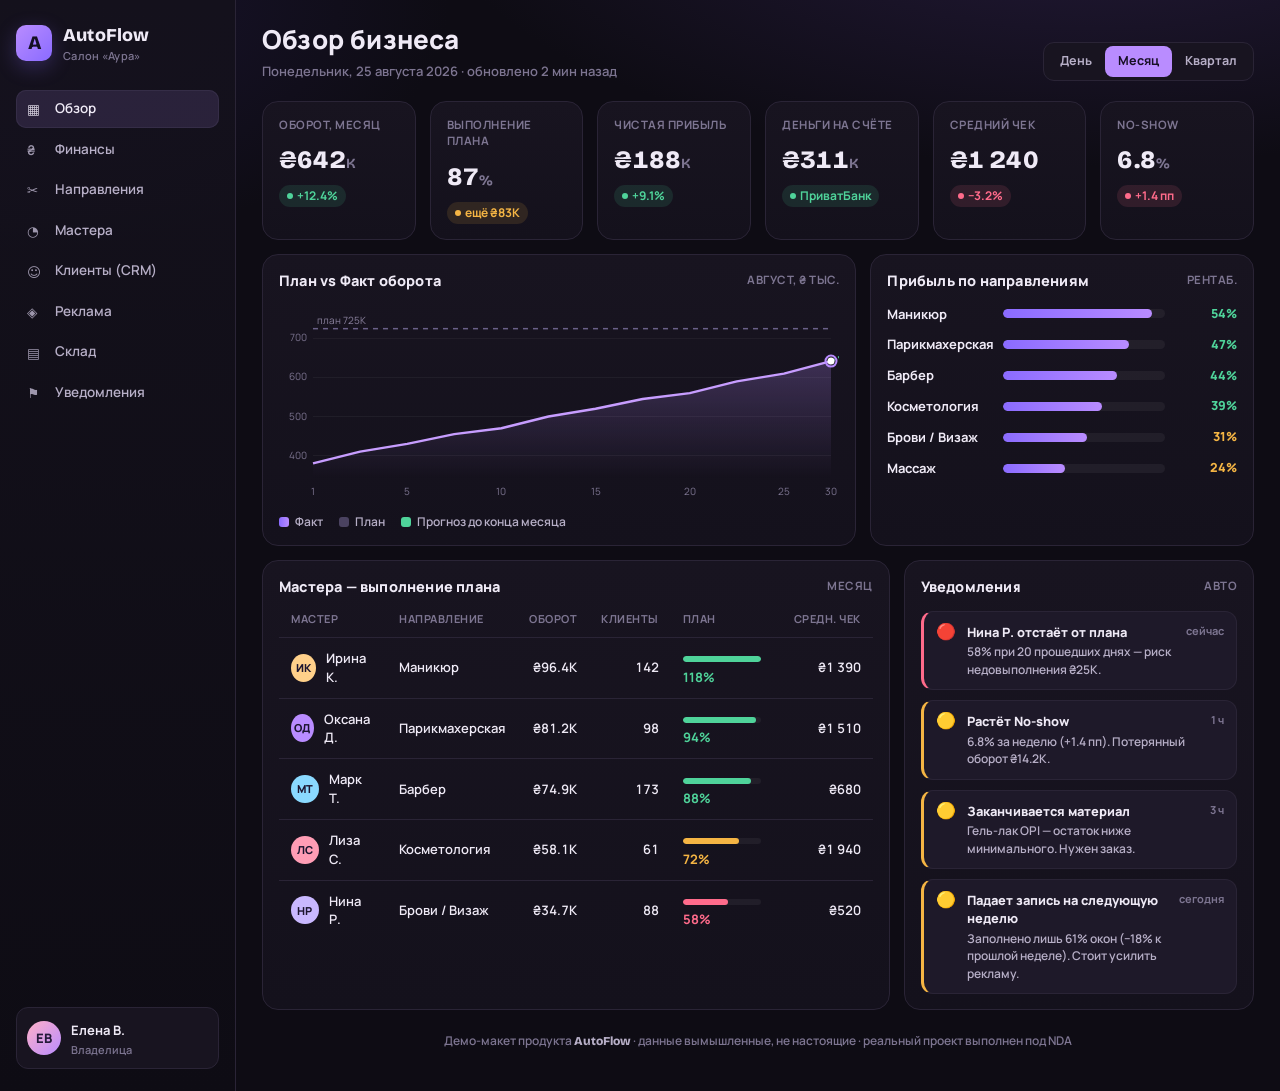
<file: public/demos/autoflow.html>
<!doctype html><html lang="ru"><head><meta charset="utf-8"><meta name="viewport" content="width=device-width,initial-scale=1"></head><body style="margin:0"><title>AutoFlow · Салон Аура</title>
<link rel="preconnect" href="https://fonts.googleapis.com">
<link rel="preconnect" href="https://fonts.gstatic.com" crossorigin>
<link rel="stylesheet" href="https://fonts.googleapis.com/css2?family=Bricolage+Grotesque:opsz,wght@12..96,500;12..96,700;12..96,800&family=Manrope:wght@400;500;600;700;800&display=swap">
<style>
  :root{
    --bg:#0e0c14; --bg2:#14111c; --panel:#181420; --panel2:#1e1929;
    --line:#2a2436; --line2:#352d47;
    --ink:#efeaf6; --ink2:#b7afc7; --ink3:#7d7591;
    --accent:#b98cff; --accent2:#8a6bff; --accentSoft:#b98cff22;
    --good:#4fd39a; --goodSoft:#4fd39a1f;
    --warn:#f5b544; --warnSoft:#f5b5441f;
    --bad:#ff6b8b; --badSoft:#ff6b8b1f;
    --r:16px;
    --font:"Manrope",system-ui,sans-serif;
    --display:"Bricolage Grotesque","Manrope",sans-serif;
  }
  *{box-sizing:border-box;margin:0;padding:0}
  html{-webkit-text-size-adjust:100%}
  body{
    background:
      radial-gradient(1200px 500px at 85% -10%, #241a3a 0%, transparent 55%),
      radial-gradient(900px 500px at 0% 0%, #1a1430 0%, transparent 50%),
      var(--bg);
    color:var(--ink); font-family:var(--font);
    font-feature-settings:"ss01","cv11"; line-height:1.45; min-height:100vh;
    -webkit-font-smoothing:antialiased;
  }
  .num{font-variant-numeric:tabular-nums}
  .app{display:grid;grid-template-columns:236px 1fr;min-height:100vh}

  .side{border-right:1px solid var(--line);background:linear-gradient(180deg,var(--bg2),transparent);padding:22px 16px;display:flex;flex-direction:column;gap:26px}
  .brand{display:flex;align-items:center;gap:11px}
  .logo{width:36px;height:36px;border-radius:10px;background:linear-gradient(135deg,var(--accent),var(--accent2));display:grid;place-items:center;font-family:var(--display);font-weight:800;color:#140f22;font-size:19px;box-shadow:0 6px 20px #8a6bff44}
  .brand b{font-family:var(--display);font-weight:800;font-size:18px;letter-spacing:.2px}
  .brand span{display:block;font-size:11px;color:var(--ink3);font-weight:600;letter-spacing:.3px}
  .nav{display:flex;flex-direction:column;gap:3px}
  .nav a{display:flex;align-items:center;gap:11px;padding:9px 11px;border-radius:10px;color:var(--ink2);text-decoration:none;font-size:13.5px;font-weight:600}
  .nav a .ic{width:17px;height:17px;opacity:.85}
  .nav a.active{background:var(--accentSoft);color:var(--ink);box-shadow:inset 0 0 0 1px var(--line2)}
  .nav a:hover:not(.active){background:#ffffff08;color:var(--ink)}
  .side .owner{margin-top:auto;display:flex;align-items:center;gap:10px;padding:10px;border-radius:12px;background:var(--panel);border:1px solid var(--line)}
  .ava{width:34px;height:34px;border-radius:50%;background:linear-gradient(135deg,#ffb0c8,#b98cff);display:grid;place-items:center;font-weight:800;color:#241a3a;font-size:13px}
  .owner small{display:block;color:var(--ink3);font-size:11px;font-weight:600}
  .owner b{font-size:13px;font-weight:700}

  .main{padding:22px 26px 40px;min-width:0}
  .top{display:flex;align-items:flex-end;justify-content:space-between;gap:16px;flex-wrap:wrap;margin-bottom:20px}
  .top h1{font-family:var(--display);font-size:26px;font-weight:800;letter-spacing:.2px;text-wrap:balance}
  .top .sub{color:var(--ink3);font-size:13px;font-weight:600;margin-top:2px}
  .seg{display:flex;background:var(--panel);border:1px solid var(--line);border-radius:11px;padding:3px}
  .seg button{border:0;background:transparent;color:var(--ink2);font:inherit;font-size:12.5px;font-weight:700;padding:6px 13px;border-radius:8px;cursor:pointer}
  .seg button.on{background:var(--accent);color:#160f24}

  .grid{display:grid;gap:14px}
  .kpis{grid-template-columns:repeat(6,1fr)}
  @media(max-width:1160px){.kpis{grid-template-columns:repeat(3,1fr)}}
  .card{background:linear-gradient(180deg,var(--panel),var(--bg2));border:1px solid var(--line);border-radius:var(--r);padding:15px 16px}
  .kpi .lab{display:flex;align-items:center;gap:7px;color:var(--ink3);font-size:11.5px;font-weight:700;text-transform:uppercase;letter-spacing:.5px}
  .kpi .val{font-family:var(--display);font-size:25px;font-weight:800;margin-top:9px;letter-spacing:.2px}
  .kpi .val small{font-size:14px;color:var(--ink3);font-weight:700}
  .kpi .delta{margin-top:7px;font-size:12px;font-weight:700;display:inline-flex;align-items:center;gap:4px;padding:2px 8px;border-radius:20px}
  .up{color:var(--good);background:var(--goodSoft)}
  .down{color:var(--bad);background:var(--badSoft)}
  .flat{color:var(--warn);background:var(--warnSoft)}
  .dot{width:6px;height:6px;border-radius:50%;background:currentColor}

  .row2{grid-template-columns:1.55fr 1fr;margin-top:14px}
  @media(max-width:980px){.row2{grid-template-columns:1fr}}
  .ph{display:flex;align-items:center;justify-content:space-between;margin-bottom:14px}
  .ph h3{font-size:14.5px;font-weight:800;letter-spacing:.2px}
  .ph .hint{font-size:11.5px;color:var(--ink3);font-weight:700;text-transform:uppercase;letter-spacing:.5px}

  .chartwrap{position:relative;height:196px}
  canvas{width:100%;height:100%;display:block}
  .legend{display:flex;gap:16px;margin-top:12px;font-size:12px;color:var(--ink2);font-weight:600}
  .legend i{width:10px;height:10px;border-radius:3px;display:inline-block;margin-right:6px;vertical-align:-1px}

  .lines{display:flex;flex-direction:column;gap:12px}
  .line{display:grid;grid-template-columns:104px 1fr 60px;align-items:center;gap:12px}
  .line .nm{font-size:13px;font-weight:700}
  .line .bar{height:9px;border-radius:6px;background:#ffffff0d;overflow:hidden}
  .line .bar span{display:block;height:100%;border-radius:6px;background:linear-gradient(90deg,var(--accent2),var(--accent))}
  .line .pf{text-align:right;font-size:12.5px;font-weight:800;color:var(--good)}
  .line .pf.mid{color:var(--warn)}

  .tablewrap{overflow-x:auto}
  table{width:100%;border-collapse:collapse;min-width:520px}
  th{font-size:11px;color:var(--ink3);text-transform:uppercase;letter-spacing:.5px;font-weight:700;text-align:left;padding:0 12px 10px;white-space:nowrap}
  th.r,td.r{text-align:right}
  td{padding:11px 12px;border-top:1px solid var(--line);font-size:13px;font-weight:600}
  tbody tr:hover{background:#ffffff06}
  .who{display:flex;align-items:center;gap:10px}
  .who .a{width:28px;height:28px;border-radius:50%;display:grid;place-items:center;font-size:11px;font-weight:800;color:#1c1530}
  .pbar{height:6px;width:78px;border-radius:5px;background:#ffffff0d;overflow:hidden;display:inline-block;vertical-align:middle;margin-right:9px}
  .pbar span{display:block;height:100%;border-radius:5px}

  .alerts{display:flex;flex-direction:column;gap:10px}
  .al{display:flex;gap:11px;padding:11px 12px;border-radius:12px;background:var(--panel2);border:1px solid var(--line);border-left-width:3px}
  .al.c{border-left-color:var(--bad)} .al.w{border-left-color:var(--warn)} .al.i{border-left-color:var(--accent)}
  .al .stripe{font-size:16px;line-height:1}
  .al b{font-size:12.8px;font-weight:800;display:block}
  .al p{font-size:12px;color:var(--ink2);font-weight:600;margin-top:2px}
  .al time{font-size:11px;color:var(--ink3);font-weight:700;white-space:nowrap}

  .foot{margin-top:22px;text-align:center;color:var(--ink3);font-size:12px;font-weight:600}
  .foot b{color:var(--ink2);font-family:var(--display);font-weight:800}
  @media(max-width:720px){.app{grid-template-columns:1fr}.side{display:none}.main{padding:18px 14px 34px}}
</style>

<div class="app">
  <aside class="side">
    <div class="brand">
      <div class="logo">A</div>
      <div><b>AutoFlow</b><span>Салон «Аура»</span></div>
    </div>
    <nav class="nav">
      <a class="active" href="#"><span class="ic">▦</span> Обзор</a>
      <a href="#"><span class="ic">₴</span> Финансы</a>
      <a href="#"><span class="ic">✂</span> Направления</a>
      <a href="#"><span class="ic">◔</span> Мастера</a>
      <a href="#"><span class="ic">☺</span> Клиенты (CRM)</a>
      <a href="#"><span class="ic">◈</span> Реклама</a>
      <a href="#"><span class="ic">▤</span> Склад</a>
      <a href="#"><span class="ic">⚑</span> Уведомления</a>
    </nav>
    <div class="owner">
      <div class="ava">ЕВ</div>
      <div><b>Елена В.</b><small>Владелица</small></div>
    </div>
  </aside>

  <main class="main">
    <div class="top">
      <div>
        <h1>Обзор бизнеса</h1>
        <div class="sub">Понедельник, 25 августа 2026 · обновлено 2 мин назад</div>
      </div>
      <div class="seg">
        <button>День</button><button class="on">Месяц</button><button>Квартал</button>
      </div>
    </div>

    <div class="grid kpis">
      <div class="card kpi">
        <div class="lab">Оборот, месяц</div>
        <div class="val num">₴642<small>K</small></div>
        <div class="delta up"><span class="dot"></span>+12.4%</div>
      </div>
      <div class="card kpi">
        <div class="lab">Выполнение плана</div>
        <div class="val num">87<small>%</small></div>
        <div class="delta flat"><span class="dot"></span>ещё ₴83K</div>
      </div>
      <div class="card kpi">
        <div class="lab">Чистая прибыль</div>
        <div class="val num">₴188<small>K</small></div>
        <div class="delta up"><span class="dot"></span>+9.1%</div>
      </div>
      <div class="card kpi">
        <div class="lab">Деньги на счёте</div>
        <div class="val num">₴311<small>K</small></div>
        <div class="delta up"><span class="dot"></span>ПриватБанк</div>
      </div>
      <div class="card kpi">
        <div class="lab">Средний чек</div>
        <div class="val num">₴1 240</div>
        <div class="delta down"><span class="dot"></span>−3.2%</div>
      </div>
      <div class="card kpi">
        <div class="lab">No-show</div>
        <div class="val num">6.8<small>%</small></div>
        <div class="delta down"><span class="dot"></span>+1.4 пп</div>
      </div>
    </div>

    <div class="grid row2">
      <div class="card">
        <div class="ph"><h3>План vs Факт оборота</h3><span class="hint">август, ₴ тыс.</span></div>
        <div class="chartwrap"><canvas id="chart"></canvas></div>
        <div class="legend">
          <span><i style="background:linear-gradient(90deg,#8a6bff,#b98cff)"></i>Факт</span>
          <span><i style="background:#4a4260"></i>План</span>
          <span><i style="background:#4fd39a"></i>Прогноз до конца месяца</span>
        </div>
      </div>
      <div class="card">
        <div class="ph"><h3>Прибыль по направлениям</h3><span class="hint">рентаб.</span></div>
        <div class="lines">
          <div class="line"><div class="nm">Маникюр</div><div class="bar"><span style="width:92%"></span></div><div class="pf">54%</div></div>
          <div class="line"><div class="nm">Парикмахерская</div><div class="bar"><span style="width:78%"></span></div><div class="pf">47%</div></div>
          <div class="line"><div class="nm">Барбер</div><div class="bar"><span style="width:70%"></span></div><div class="pf">44%</div></div>
          <div class="line"><div class="nm">Косметология</div><div class="bar"><span style="width:61%"></span></div><div class="pf">39%</div></div>
          <div class="line"><div class="nm">Брови / Визаж</div><div class="bar"><span style="width:52%"></span></div><div class="pf mid">31%</div></div>
          <div class="line"><div class="nm">Массаж</div><div class="bar"><span style="width:38%"></span></div><div class="pf mid">24%</div></div>
        </div>
      </div>
    </div>

    <div class="grid row2">
      <div class="card">
        <div class="ph"><h3>Мастера — выполнение плана</h3><span class="hint">месяц</span></div>
        <div class="tablewrap">
          <table>
            <thead><tr><th>Мастер</th><th>Направление</th><th class="r">Оборот</th><th class="r">Клиенты</th><th>План</th><th class="r">Средн. чек</th></tr></thead>
            <tbody>
              <tr>
                <td><div class="who"><span class="a" style="background:#ffd08a">ИК</span>Ирина К.</div></td>
                <td>Маникюр</td><td class="r num">₴96.4K</td><td class="r num">142</td>
                <td><span class="pbar"><span style="width:100%;background:var(--good)"></span></span><b style="color:var(--good)">118%</b></td>
                <td class="r num">₴1 390</td>
              </tr>
              <tr>
                <td><div class="who"><span class="a" style="background:#b98cff">ОД</span>Оксана Д.</div></td>
                <td>Парикмахерская</td><td class="r num">₴81.2K</td><td class="r num">98</td>
                <td><span class="pbar"><span style="width:94%;background:var(--good)"></span></span><b style="color:var(--good)">94%</b></td>
                <td class="r num">₴1 510</td>
              </tr>
              <tr>
                <td><div class="who"><span class="a" style="background:#8ad9ff">МТ</span>Марк Т.</div></td>
                <td>Барбер</td><td class="r num">₴74.9K</td><td class="r num">173</td>
                <td><span class="pbar"><span style="width:88%;background:var(--good)"></span></span><b style="color:var(--good)">88%</b></td>
                <td class="r num">₴680</td>
              </tr>
              <tr>
                <td><div class="who"><span class="a" style="background:#ff9db5">ЛС</span>Лиза С.</div></td>
                <td>Косметология</td><td class="r num">₴58.1K</td><td class="r num">61</td>
                <td><span class="pbar"><span style="width:72%;background:var(--warn)"></span></span><b style="color:var(--warn)">72%</b></td>
                <td class="r num">₴1 940</td>
              </tr>
              <tr>
                <td><div class="who"><span class="a" style="background:#c9b8ff">НР</span>Нина Р.</div></td>
                <td>Брови / Визаж</td><td class="r num">₴34.7K</td><td class="r num">88</td>
                <td><span class="pbar"><span style="width:58%;background:var(--bad)"></span></span><b style="color:var(--bad)">58%</b></td>
                <td class="r num">₴520</td>
              </tr>
            </tbody>
          </table>
        </div>
      </div>

      <div class="card">
        <div class="ph"><h3>Уведомления</h3><span class="hint">авто</span></div>
        <div class="alerts">
          <div class="al c"><span class="stripe">🔴</span><div style="flex:1"><b>Нина Р. отстаёт от плана</b><p>58% при 20 прошедших днях — риск недовыполнения ₴25K.</p></div><time>сейчас</time></div>
          <div class="al w"><span class="stripe">🟡</span><div style="flex:1"><b>Растёт No-show</b><p>6.8% за неделю (+1.4 пп). Потерянный оборот ₴14.2K.</p></div><time>1 ч</time></div>
          <div class="al w"><span class="stripe">🟡</span><div style="flex:1"><b>Заканчивается материал</b><p>Гель-лак OPI — остаток ниже минимального. Нужен заказ.</p></div><time>3 ч</time></div>
          <div class="al w"><span class="stripe">🟡</span><div style="flex:1"><b>Падает запись на следующую неделю</b><p>Заполнено лишь 61% окон (−18% к прошлой неделе). Стоит усилить рекламу.</p></div><time>сегодня</time></div>
        </div>
      </div>
    </div>

    <div class="foot">Демо-макет продукта <b>AutoFlow</b> · данные вымышленные, не настоящие · реальный проект выполнен под NDA</div>
  </main>
</div>

<script>
(function(){
  var c=document.getElementById('chart'); if(!c)return;
  var ctx=c.getContext('2d'), DPR=Math.min(window.devicePixelRatio||1,2);
  function draw(){
    var w=c.clientWidth,h=c.clientHeight; c.width=w*DPR; c.height=h*DPR; ctx.setTransform(DPR,0,0,DPR,0,0); ctx.clearRect(0,0,w,h);
    var base=[380,410,430,455,470,500,520,545,560,590,610,642];
    var plan=725; var labels=['1','','5','','10','','15','','20','','25','30'];
    var pad={l:34,r:8,t:10,b:22}, gw=w-pad.l-pad.r, gh=h-pad.t-pad.b;
    var max=760, min=340;
    function X(i){return pad.l+gw*i/11}
    function Y(v){return pad.t+gh*(1-(v-min)/(max-min))}
    ctx.font='10px Manrope, sans-serif'; ctx.fillStyle='#7d7591'; ctx.textAlign='right';
    [400,500,600,700].forEach(function(v){ var y=Y(v); ctx.strokeStyle='#ffffff0d'; ctx.beginPath();ctx.moveTo(pad.l,y);ctx.lineTo(w-pad.r,y);ctx.stroke(); ctx.fillText(v,pad.l-6,y+3); });
    var yp=Y(plan); ctx.setLineDash([5,5]); ctx.strokeStyle='#6a6088'; ctx.lineWidth=1.5; ctx.beginPath();ctx.moveTo(pad.l,yp);ctx.lineTo(w-pad.r,yp);ctx.stroke(); ctx.setLineDash([]);
    ctx.textAlign='left'; ctx.fillStyle='#8b829e'; ctx.fillText('план 725K',pad.l+4,yp-5);
    var solidEnd=11;
    var grad=ctx.createLinearGradient(0,pad.t,0,pad.t+gh); grad.addColorStop(0,'#b98cff55'); grad.addColorStop(1,'#b98cff00');
    ctx.beginPath(); ctx.moveTo(X(0),Y(base[0]));
    for(var i=1;i<=solidEnd;i++) ctx.lineTo(X(i),Y(base[i]));
    ctx.lineTo(X(solidEnd),pad.t+gh); ctx.lineTo(X(0),pad.t+gh); ctx.closePath(); ctx.fillStyle=grad; ctx.fill();
    ctx.beginPath(); ctx.moveTo(X(0),Y(base[0]));
    for(i=1;i<=solidEnd;i++) ctx.lineTo(X(i),Y(base[i]));
    ctx.strokeStyle='#c79dff'; ctx.lineWidth=2.4; ctx.lineJoin='round'; ctx.stroke();
    ctx.setLineDash([4,4]); ctx.strokeStyle='#4fd39a'; ctx.lineWidth=2; ctx.beginPath(); ctx.moveTo(X(11),Y(642)); ctx.lineTo(X(11)+ (X(1)-X(0)) ,Y(700)); ctx.stroke(); ctx.setLineDash([]);
    ctx.fillStyle='#fff'; ctx.beginPath(); ctx.arc(X(11),Y(642),3.5,0,7); ctx.fill();
    ctx.strokeStyle='#b98cff'; ctx.lineWidth=2; ctx.beginPath(); ctx.arc(X(11),Y(642),5.5,0,7); ctx.stroke();
    ctx.fillStyle='#7d7591'; ctx.textAlign='center';
    labels.forEach(function(t,i){ if(t) ctx.fillText(t,X(i),h-6); });
  }
  draw(); window.addEventListener('resize',draw);
})();
</script>
</body></html>
</file>
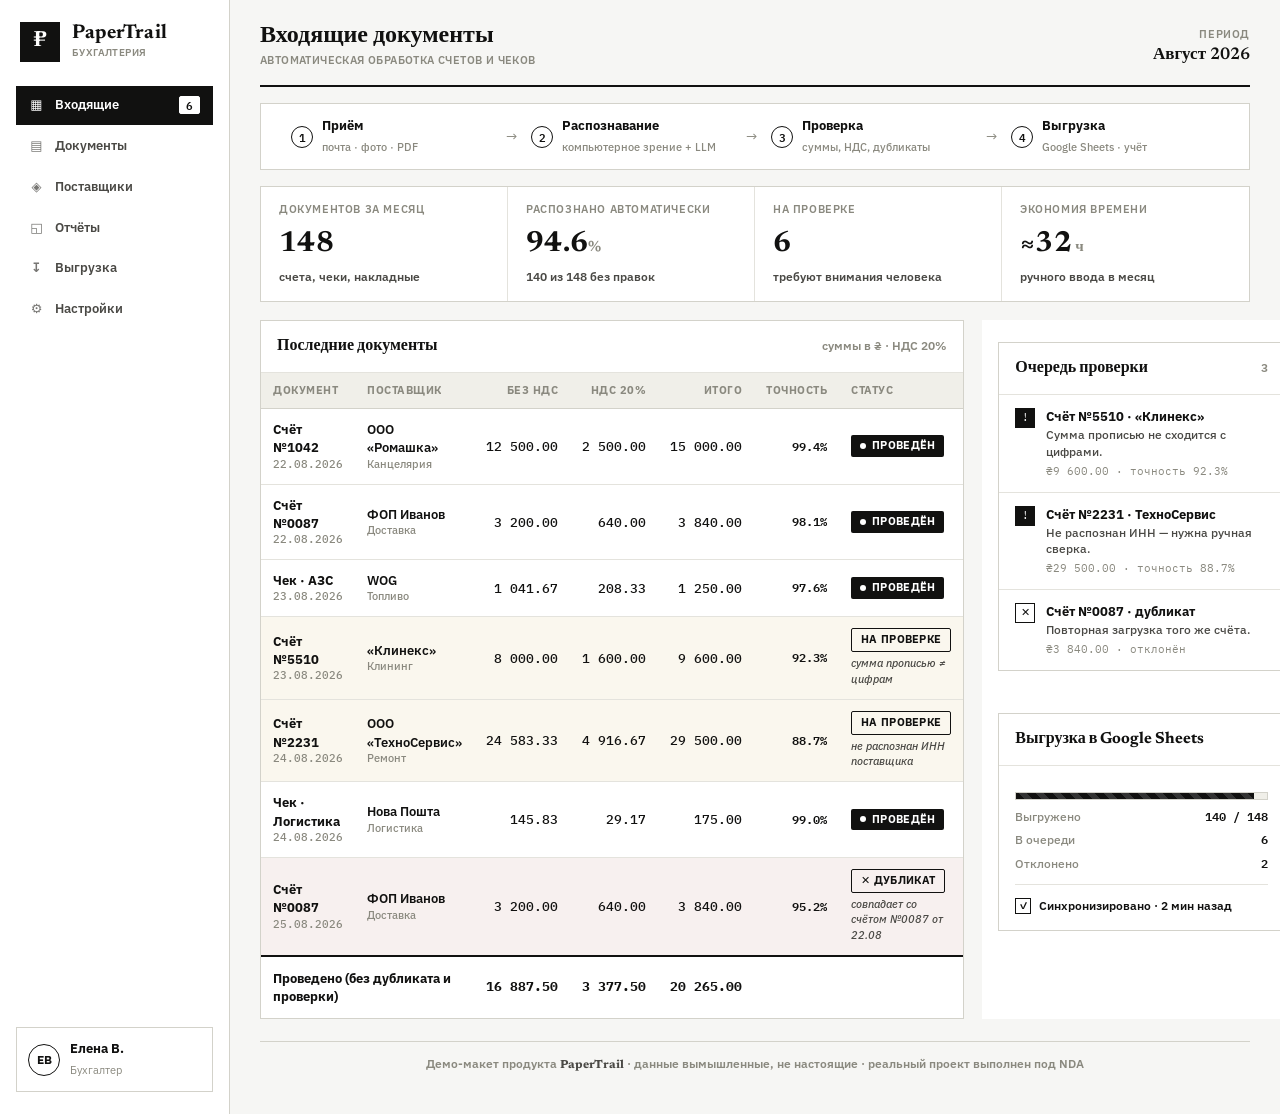
<file: public/demos/papertrail.html>
<!doctype html><html lang="ru"><head><meta charset="utf-8"><meta name="viewport" content="width=device-width,initial-scale=1"></head><body style="margin:0"><title>PaperTrail · Бухгалтерия</title>
<link rel="preconnect" href="https://fonts.googleapis.com">
<link rel="preconnect" href="https://fonts.gstatic.com" crossorigin>
<link rel="stylesheet" href="https://fonts.googleapis.com/css2?family=Newsreader:opsz,wght@6..72,500;6..72,600;6..72,700&family=IBM+Plex+Mono:wght@400;500;600&family=IBM+Plex+Sans:wght@400;500;600;700&display=swap">
<style>
  :root{
    --paper:#ffffff; --paper2:#f6f6f4; --panel:#ffffff;
    --ink:#111110; --ink2:#4a4945; --ink3:#8a897f;
    --line:#e4e3dd; --line2:#d3d2ca; --rule:#111110;
    --wash:#f0efe9;
    --font:"IBM Plex Sans",system-ui,sans-serif;
    --serif:"Newsreader",Georgia,serif;
    --mono:"IBM Plex Mono",ui-monospace,monospace;
  }
  *{box-sizing:border-box;margin:0;padding:0}
  html{-webkit-text-size-adjust:100%}
  body{background:var(--paper2);color:var(--ink);font-family:var(--font);line-height:1.45;min-height:100vh;-webkit-font-smoothing:antialiased}
  .num{font-family:var(--mono);font-variant-numeric:tabular-nums}
  .app{display:grid;grid-template-columns:230px minmax(0,1fr);min-height:100vh}
  .wrap{padding:24px 30px 40px;min-width:0}

  /* Sidebar */
  .side{border-right:1px solid var(--line2);background:var(--paper);padding:22px 16px;display:flex;flex-direction:column;gap:24px}
  .side .brand{display:flex;align-items:center;gap:12px;padding:0 4px}
  .side .brand h1{font-family:var(--serif);font-weight:700;font-size:20px;line-height:1}
  .side .brand .tag{font-size:10px;color:var(--ink3);font-weight:600;letter-spacing:.4px;text-transform:uppercase;margin-top:3px}
  .snav{display:flex;flex-direction:column;gap:2px}
  .snav a{display:flex;align-items:center;gap:11px;padding:9px 12px;color:var(--ink2);text-decoration:none;font-size:13px;font-weight:600;border:1px solid transparent}
  .snav a .ic{width:15px;text-align:center;opacity:.75;font-size:13px}
  .snav a.active{background:var(--ink);color:var(--paper);border-color:var(--ink)}
  .snav a.active .ic{opacity:1}
  .snav a:not(.active):hover{background:var(--wash)}
  .snav .badge{margin-left:auto;font-family:var(--mono);font-size:11px;font-weight:600;background:var(--paper);color:var(--ink);border:1.5px solid var(--ink);padding:0 6px;border-radius:2px}
  .snav a.active .badge{background:var(--paper);color:var(--ink);border-color:var(--paper)}
  .side .acct{margin-top:auto;display:flex;align-items:center;gap:10px;padding:11px;border:1px solid var(--line2)}
  .side .acct .av{width:32px;height:32px;border:1.5px solid var(--ink);border-radius:50%;display:grid;place-items:center;font-size:12px;font-weight:700}
  .side .acct b{font-size:12.5px;font-weight:700;display:block}
  .side .acct small{font-size:11px;color:var(--ink3)}
  @media(max-width:820px){.app{grid-template-columns:1fr}.side{display:none}}

  /* Masthead */
  .mast{display:flex;align-items:flex-end;justify-content:space-between;gap:20px;flex-wrap:wrap;border-bottom:2px solid var(--rule);padding-bottom:16px;margin-bottom:6px}
  .brand{display:flex;align-items:center;gap:13px}
  .mark{width:40px;height:40px;border:2px solid var(--ink);display:grid;place-items:center;font-family:var(--serif);font-weight:700;font-size:22px;background:var(--ink);color:var(--paper)}
  .brand h1{font-family:var(--serif);font-weight:700;font-size:23px;letter-spacing:.2px;line-height:1}
  .brand .tag{font-size:11.5px;color:var(--ink3);font-weight:600;letter-spacing:.4px;text-transform:uppercase;margin-top:3px}
  .mast .meta{text-align:right}
  .mast .meta .k{font-size:11px;color:var(--ink3);text-transform:uppercase;letter-spacing:.6px;font-weight:600}
  .mast .meta .v{font-family:var(--serif);font-size:17px;font-weight:600;margin-top:1px}
  .mast .page h1{font-family:var(--serif);font-weight:700;font-size:24px;line-height:1}
  .mast .page .tag{font-size:11px;color:var(--ink3);font-weight:600;letter-spacing:.4px;text-transform:uppercase;margin-top:5px}

  /* Pipeline strip */
  .pipe{display:flex;align-items:center;gap:0;flex-wrap:wrap;border:1px solid var(--line2);background:var(--panel);margin:16px 0;padding:12px 14px}
  .pstep{display:flex;align-items:center;gap:9px;padding:0 16px;position:relative;flex:1;min-width:150px}
  .pstep:not(:last-child)::after{content:"→";position:absolute;right:-2px;color:var(--ink3);font-size:14px}
  .pnum{width:22px;height:22px;border:1.5px solid var(--ink);border-radius:50%;display:grid;place-items:center;font-family:var(--mono);font-size:11px;font-weight:600;flex-shrink:0}
  .pstep b{font-size:12.5px;font-weight:700;display:block}
  .pstep small{font-size:11px;color:var(--ink3);font-weight:500}

  /* Stat band */
  .stats{display:grid;grid-template-columns:repeat(4,1fr);gap:0;border:1px solid var(--line2);background:var(--panel);margin-bottom:18px}
  .stat{padding:15px 18px;border-right:1px solid var(--line)}
  .stat:last-child{border-right:0}
  .stat .k{font-size:11px;color:var(--ink3);text-transform:uppercase;letter-spacing:.6px;font-weight:600}
  .stat .v{font-family:var(--serif);font-size:29px;font-weight:700;margin-top:6px;letter-spacing:.3px}
  .stat .v small{font-size:15px;color:var(--ink3)}
  .stat .s{font-size:11.5px;color:var(--ink2);font-weight:600;margin-top:3px}
  @media(max-width:820px){.stats{grid-template-columns:repeat(2,1fr)}.stat:nth-child(2){border-right:0}}

  .cols{display:grid;grid-template-columns:1fr 320px;gap:18px}
  @media(max-width:940px){.cols{grid-template-columns:1fr}}
  .panel{border:1px solid var(--line2);background:var(--panel)}
  .ph{display:flex;align-items:baseline;justify-content:space-between;padding:14px 16px;border-bottom:1px solid var(--line)}
  .ph h2{font-family:var(--serif);font-size:16px;font-weight:700}
  .ph .sub{font-size:11.5px;color:var(--ink3);font-weight:600}

  /* Documents table */
  .tw{overflow-x:auto}
  table{width:100%;border-collapse:collapse;min-width:660px}
  thead th{font-size:10.5px;color:var(--ink3);text-transform:uppercase;letter-spacing:.5px;font-weight:700;text-align:left;padding:10px 12px;border-bottom:1px solid var(--line2);background:var(--wash);white-space:nowrap}
  th.r,td.r{text-align:right}
  tbody td{padding:11px 12px;border-bottom:1px solid var(--line);font-size:12.5px;font-weight:500;vertical-align:middle}
  tbody tr:last-child td{border-bottom:0}
  tbody tr.rev{background:#faf7ee}
  tbody tr.err{background:#f7f0ef}
  .doc b{font-weight:700}
  .doc small{display:block;color:var(--ink3);font-size:11px;font-family:var(--mono)}
  .sup{font-weight:600}
  .sup small{display:block;color:var(--ink3);font-size:11px;font-weight:500}
  .conf{font-family:var(--mono);font-size:12px;font-weight:600}
  .st{display:inline-flex;align-items:center;gap:6px;font-size:11px;font-weight:700;letter-spacing:.3px;padding:3px 9px;border-radius:2px;white-space:nowrap;text-transform:uppercase}
  .st.ok{background:var(--ink);color:var(--paper)}
  .st.rev{background:transparent;color:var(--ink);border:1.5px solid var(--ink)}
  .st.err{background:transparent;color:var(--ink);border:1.5px solid var(--ink);text-decoration:none}
  .st .g{width:6px;height:6px;border-radius:50%;background:currentColor}
  .rs{font-size:11px;color:var(--ink2);font-style:italic;margin-top:4px}
  tfoot td{padding:12px;border-top:2px solid var(--rule);font-size:12.5px;font-weight:700}
  tfoot .num{font-size:13px;white-space:nowrap}

  /* side */
  .side .panel{margin-bottom:18px}
  .review{display:flex;flex-direction:column}
  .rev-item{padding:12px 16px;border-bottom:1px solid var(--line);display:flex;gap:11px}
  .rev-item:last-child{border-bottom:0}
  .rev-item .ix{font-family:var(--mono);font-size:11px;color:var(--paper);background:var(--ink);width:20px;height:20px;display:grid;place-items:center;flex-shrink:0;margin-top:1px}
  .rev-item .ix.e{background:var(--paper);color:var(--ink);border:1.5px solid var(--ink)}
  .rev-item b{font-size:12.5px;font-weight:700;display:block}
  .rev-item p{font-size:11.5px;color:var(--ink2);font-weight:500;margin-top:2px}
  .rev-item .amt{font-family:var(--mono);font-size:11px;color:var(--ink3);margin-top:3px}

  .exp{padding:16px}
  .exp .barwrap{height:8px;background:var(--wash);border:1px solid var(--line2);margin:10px 0 8px;position:relative;overflow:hidden}
  .exp .barwrap span{display:block;height:100%;background:repeating-linear-gradient(45deg,var(--ink),var(--ink) 6px,#333 6px,#333 12px)}
  .exp .row{display:flex;justify-content:space-between;font-size:12px;font-weight:600;margin-top:6px}
  .exp .row span:last-child{font-family:var(--mono)}
  .exp .muted{color:var(--ink3);font-weight:500}
  .gs{display:flex;align-items:center;gap:8px;font-size:12px;font-weight:600;margin-top:12px;padding-top:12px;border-top:1px solid var(--line)}
  .gs .ok{width:16px;height:16px;border:1.5px solid var(--ink);display:grid;place-items:center;font-size:10px}

  .foot{margin-top:22px;padding-top:14px;border-top:1px solid var(--line2);text-align:center;color:var(--ink3);font-size:11.5px;font-weight:600}
  .foot b{color:var(--ink2);font-family:var(--serif);font-weight:700}
</style>

<div class="app">
  <aside class="side">
    <div class="brand">
      <div class="mark">₽</div>
      <div>
        <h1>PaperTrail</h1>
        <div class="tag">Бухгалтерия</div>
      </div>
    </div>
    <nav class="snav">
      <a class="active" href="#"><span class="ic">▦</span> Входящие <span class="badge">6</span></a>
      <a href="#"><span class="ic">▤</span> Документы</a>
      <a href="#"><span class="ic">◈</span> Поставщики</a>
      <a href="#"><span class="ic">◱</span> Отчёты</a>
      <a href="#"><span class="ic">↧</span> Выгрузка</a>
      <a href="#"><span class="ic">⚙</span> Настройки</a>
    </nav>
    <div class="acct">
      <div class="av">ЕВ</div>
      <div><b>Елена В.</b><small>Бухгалтер</small></div>
    </div>
  </aside>

  <div class="wrap">
  <header class="mast">
    <div class="page">
      <h1>Входящие документы</h1>
      <div class="tag">Автоматическая обработка счетов и чеков</div>
    </div>
    <div class="meta">
      <div class="k">Период</div>
      <div class="v">Август 2026</div>
    </div>
  </header>

  <div class="pipe">
    <div class="pstep"><span class="pnum">1</span><div><b>Приём</b><small>почта · фото · PDF</small></div></div>
    <div class="pstep"><span class="pnum">2</span><div><b>Распознавание</b><small>компьютерное зрение + LLM</small></div></div>
    <div class="pstep"><span class="pnum">3</span><div><b>Проверка</b><small>суммы, НДС, дубликаты</small></div></div>
    <div class="pstep"><span class="pnum">4</span><div><b>Выгрузка</b><small>Google Sheets · учёт</small></div></div>
  </div>

  <div class="stats">
    <div class="stat">
      <div class="k">Документов за месяц</div>
      <div class="v num">148</div>
      <div class="s">счета, чеки, накладные</div>
    </div>
    <div class="stat">
      <div class="k">Распознано автоматически</div>
      <div class="v num">94.6<small>%</small></div>
      <div class="s">140 из 148 без правок</div>
    </div>
    <div class="stat">
      <div class="k">На проверке</div>
      <div class="v num">6</div>
      <div class="s">требуют внимания человека</div>
    </div>
    <div class="stat">
      <div class="k">Экономия времени</div>
      <div class="v num">≈32<small> ч</small></div>
      <div class="s">ручного ввода в месяц</div>
    </div>
  </div>

  <div class="cols">
    <section class="panel">
      <div class="ph"><h2>Последние документы</h2><span class="sub">суммы в ₴ · НДС 20%</span></div>
      <div class="tw">
        <table>
          <thead><tr>
            <th>Документ</th><th>Поставщик</th><th class="r">Без НДС</th><th class="r">НДС 20%</th><th class="r">Итого</th><th class="r">Точность</th><th>Статус</th>
          </tr></thead>
          <tbody>
            <tr>
              <td class="doc"><b>Счёт №1042</b><small>22.08.2026</small></td>
              <td class="sup">ООО «Ромашка»<small>Канцелярия</small></td>
              <td class="r num">12 500.00</td><td class="r num">2 500.00</td><td class="r num">15 000.00</td>
              <td class="r conf">99.4%</td>
              <td><span class="st ok"><span class="g"></span>Проведён</span></td>
            </tr>
            <tr>
              <td class="doc"><b>Счёт №0087</b><small>22.08.2026</small></td>
              <td class="sup">ФОП Иванов<small>Доставка</small></td>
              <td class="r num">3 200.00</td><td class="r num">640.00</td><td class="r num">3 840.00</td>
              <td class="r conf">98.1%</td>
              <td><span class="st ok"><span class="g"></span>Проведён</span></td>
            </tr>
            <tr>
              <td class="doc"><b>Чек · АЗС</b><small>23.08.2026</small></td>
              <td class="sup">WOG<small>Топливо</small></td>
              <td class="r num">1 041.67</td><td class="r num">208.33</td><td class="r num">1 250.00</td>
              <td class="r conf">97.6%</td>
              <td><span class="st ok"><span class="g"></span>Проведён</span></td>
            </tr>
            <tr class="rev">
              <td class="doc"><b>Счёт №5510</b><small>23.08.2026</small></td>
              <td class="sup">«Клинекс»<small>Клининг</small></td>
              <td class="r num">8 000.00</td><td class="r num">1 600.00</td><td class="r num">9 600.00</td>
              <td class="r conf">92.3%</td>
              <td><span class="st rev">На проверке</span><div class="rs">сумма прописью ≠ цифрам</div></td>
            </tr>
            <tr class="rev">
              <td class="doc"><b>Счёт №2231</b><small>24.08.2026</small></td>
              <td class="sup">ООО «ТехноСервис»<small>Ремонт</small></td>
              <td class="r num">24 583.33</td><td class="r num">4 916.67</td><td class="r num">29 500.00</td>
              <td class="r conf">88.7%</td>
              <td><span class="st rev">На проверке</span><div class="rs">не распознан ИНН поставщика</div></td>
            </tr>
            <tr>
              <td class="doc"><b>Чек · Логистика</b><small>24.08.2026</small></td>
              <td class="sup">Нова Пошта<small>Логистика</small></td>
              <td class="r num">145.83</td><td class="r num">29.17</td><td class="r num">175.00</td>
              <td class="r conf">99.0%</td>
              <td><span class="st ok"><span class="g"></span>Проведён</span></td>
            </tr>
            <tr class="err">
              <td class="doc"><b>Счёт №0087</b><small>25.08.2026</small></td>
              <td class="sup">ФОП Иванов<small>Доставка</small></td>
              <td class="r num">3 200.00</td><td class="r num">640.00</td><td class="r num">3 840.00</td>
              <td class="r conf">95.2%</td>
              <td><span class="st err">✕ Дубликат</span><div class="rs">совпадает со счётом №0087 от 22.08</div></td>
            </tr>
          </tbody>
          <tfoot>
            <tr>
              <td colspan="2">Проведено (без дубликата и проверки)</td>
              <td class="r num">16 887.50</td>
              <td class="r num">3 377.50</td>
              <td class="r num">20 265.00</td>
              <td colspan="2"></td>
            </tr>
          </tfoot>
        </table>
      </div>
    </section>

    <aside class="side">
      <div class="panel">
        <div class="ph"><h2>Очередь проверки</h2><span class="sub">3</span></div>
        <div class="review">
          <div class="rev-item">
            <div class="ix">!</div>
            <div><b>Счёт №5510 · «Клинекс»</b><p>Сумма прописью не сходится с цифрами.</p><div class="amt">₴9 600.00 · точность 92.3%</div></div>
          </div>
          <div class="rev-item">
            <div class="ix">!</div>
            <div><b>Счёт №2231 · ТехноСервис</b><p>Не распознан ИНН — нужна ручная сверка.</p><div class="amt">₴29 500.00 · точность 88.7%</div></div>
          </div>
          <div class="rev-item">
            <div class="ix e">✕</div>
            <div><b>Счёт №0087 · дубликат</b><p>Повторная загрузка того же счёта.</p><div class="amt">₴3 840.00 · отклонён</div></div>
          </div>
        </div>
      </div>

      <div class="panel">
        <div class="ph"><h2>Выгрузка в Google&nbsp;Sheets</h2></div>
        <div class="exp">
          <div class="barwrap"><span style="width:94.6%"></span></div>
          <div class="row"><span class="muted">Выгружено</span><span>140 / 148</span></div>
          <div class="row"><span class="muted">В очереди</span><span>6</span></div>
          <div class="row"><span class="muted">Отклонено</span><span>2</span></div>
          <div class="gs"><span class="ok">✓</span> Синхронизировано · 2 мин назад</div>
        </div>
      </div>
    </aside>
  </div>

  <div class="foot">Демо-макет продукта <b>PaperTrail</b> · данные вымышленные, не настоящие · реальный проект выполнен под NDA</div>
  </div>
</div>
</body></html>
</file>
